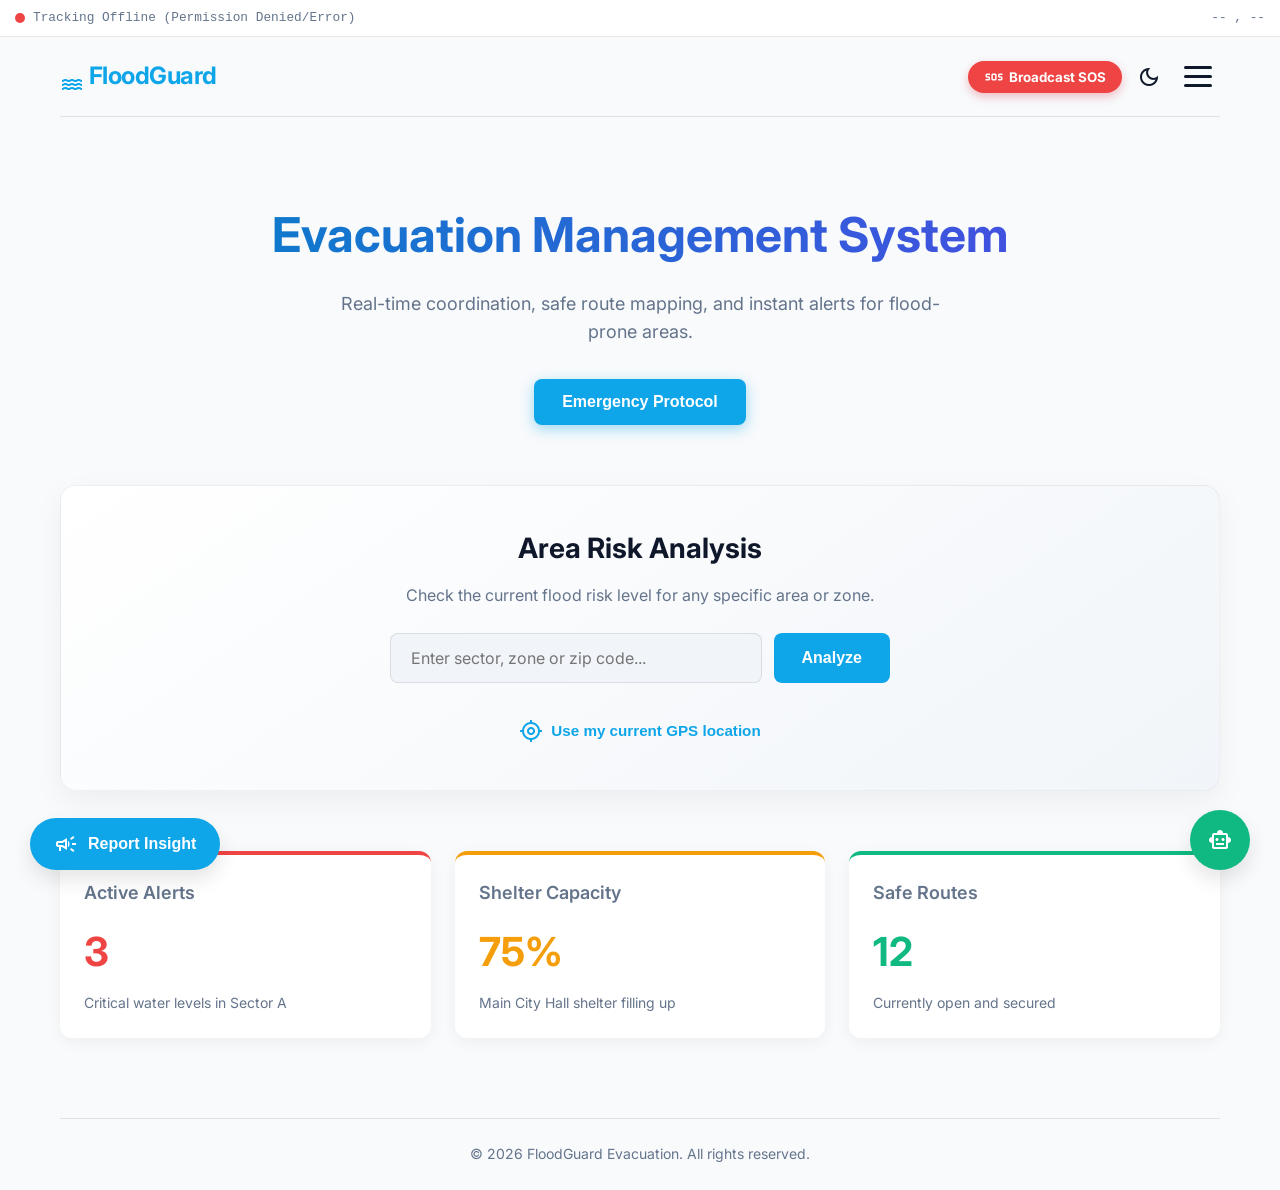
<file: index.html>
<!DOCTYPE html>
<html lang="en">
<head>
  <meta charset="UTF-8">
  <meta name="viewport" content="width=device-width, initial-scale=1.0">
  <title>FloodGuard Evacuation</title>
  <meta name="description" content="FloodGuard Evacuation - Optimizing and managing evacuation processes in flood-prone risk areas.">
  <link rel="preconnect" href="https://fonts.googleapis.com">
  <link rel="preconnect" href="https://fonts.gstatic.com" crossorigin>
  <link href="https://fonts.googleapis.com/css2?family=Inter:wght@300;400;600;700&display=swap" rel="stylesheet">
  <link rel="stylesheet" href="https://fonts.googleapis.com/css2?family=Material+Symbols+Outlined:opsz,wght,FILL,GRAD@24,400,0,0" />
  <link rel="stylesheet" href="styles.css">
</head>
<body>
  <div class="app-container">
    <header class="header">
      <div class="logo">
        <h1><span class="material-symbols-outlined" style="vertical-align: bottom; font-size: inherit;">water</span> FloodGuard</h1>
      </div>
      <div class="menu-container" style="display: flex; align-items: center;">
        <button class="theme-toggle" id="theme-toggle" aria-label="Toggle Theme"><span class="material-symbols-outlined">dark_mode</span></button>
        <button class="hamburger" aria-label="Toggle menu" id="hamburger-btn">
          <span></span>
          <span></span>
          <span></span>
        </button>
        <nav class="main-nav" id="main-nav">
          <ul>
            <li><a href="index.html" class="active">Dashboard</a></li>
            <li><a href="map.html">Evacuation Map</a></li>
            <li><a href="alerts.html">Alerts</a></li>
            <li><a href="shelters.html">Shelters</a></li>
          </ul>
        </nav>
      </div>
    </header>

    <main class="main-content">
      <section class="hero-section">
        <h2>Evacuation Management System</h2>
        <p>Real-time coordination, safe route mapping, and instant alerts for flood-prone areas.</p>
        <button class="btn-primary" aria-label="Trigger Emergency Protocol">Emergency Protocol</button>
      </section>

      <section class="analysis-section" id="analysis">
        <div class="analysis-card">
          <h3>Area Risk Analysis</h3>
          <p>Check the current flood risk level for any specific area or zone.</p>
          <form class="analysis-form" id="analysis-form">
            <input type="text" id="area-input" placeholder="Enter sector, zone or zip code..." required>
            <button type="submit" class="btn-analyze">Analyze</button>
          </form>
          <button class="btn-gps" id="btn-gps" type="button">
            <span class="material-symbols-outlined" style="vertical-align: middle;">my_location</span> Use my current GPS location
          </button>
          <div class="analysis-result" id="analysis-result" hidden>
            <div class="result-status" id="result-status">
              <!-- Dynamic status injected here -->
            </div>
            <a href="map.html" class="btn-outline-primary" id="view-map-btn">View Secure Areas on Map</a>
          </div>
        </div>
      </section>

      <section class="status-grid">
        <div class="status-card danger">
          <h3>Active Alerts</h3>
          <p class="status-value">3</p>
          <p class="status-desc">Critical water levels in Sector A</p>
        </div>
        <div class="status-card warning">
          <h3>Shelter Capacity</h3>
          <p class="status-value">75%</p>
          <p class="status-desc">Main City Hall shelter filling up</p>
        </div>
        <div class="status-card safe">
          <h3>Safe Routes</h3>
          <p class="status-value">12</p>
          <p class="status-desc">Currently open and secured</p>
        </div>
      </section>
    </main>

    <footer class="footer">
      <p>&copy; 2026 FloodGuard Evacuation. All rights reserved.</p>
    </footer>
  </div>

  <script src="app.js"></script>
</body>
</html>
</file>
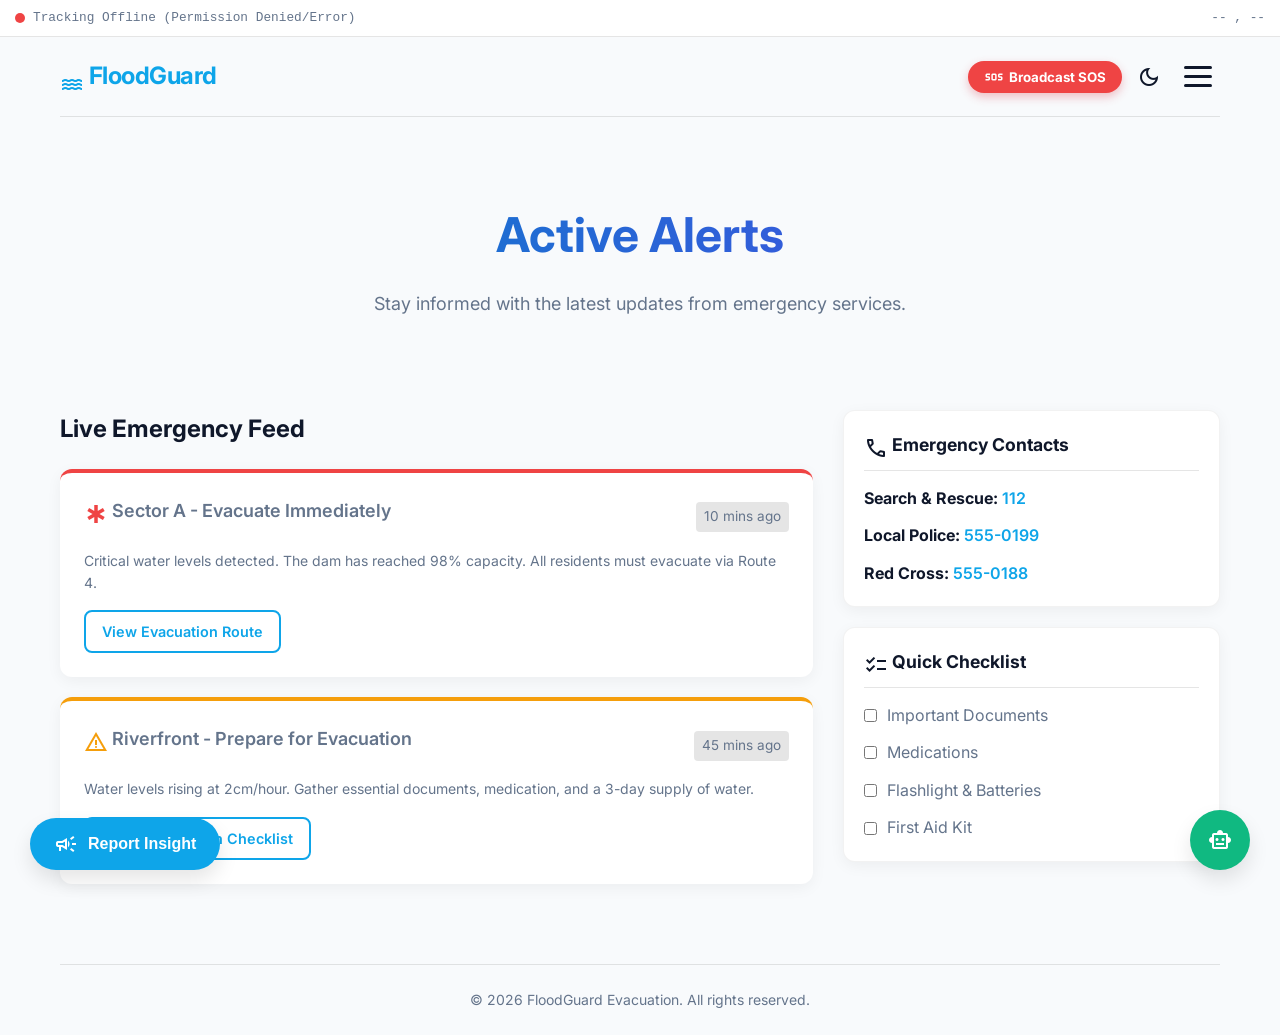
<file: alerts.html>
<!DOCTYPE html>
<html lang="en">
<head>
  <meta charset="UTF-8">
  <meta name="viewport" content="width=device-width, initial-scale=1.0">
  <title>Alerts | FloodGuard Evacuation</title>
  <meta name="description" content="Real-time alerts for FloodGuard.">
  <link rel="preconnect" href="https://fonts.googleapis.com">
  <link rel="preconnect" href="https://fonts.gstatic.com" crossorigin>
  <link href="https://fonts.googleapis.com/css2?family=Inter:wght@300;400;600;700&display=swap" rel="stylesheet">
  <link rel="stylesheet" href="https://fonts.googleapis.com/css2?family=Material+Symbols+Outlined:opsz,wght,FILL,GRAD@24,400,0,0" />
  <link rel="stylesheet" href="styles.css">
</head>
<body>
  <div class="app-container">
    <header class="header">
      <div class="logo">
        <h1><span class="material-symbols-outlined" style="vertical-align: bottom; font-size: inherit;">water</span> FloodGuard</h1>
      </div>
      <div class="menu-container" style="display: flex; align-items: center;">
        <button class="theme-toggle" id="theme-toggle" aria-label="Toggle Theme"><span class="material-symbols-outlined">dark_mode</span></button>
        <button class="hamburger" aria-label="Toggle menu" id="hamburger-btn">
          <span></span>
          <span></span>
          <span></span>
        </button>
        <nav class="main-nav" id="main-nav">
          <ul>
            <li><a href="index.html">Dashboard</a></li>
            <li><a href="map.html">Evacuation Map</a></li>
            <li><a href="alerts.html" class="active">Alerts</a></li>
            <li><a href="shelters.html">Shelters</a></li>
          </ul>
        </nav>
      </div>
    </header>

    <main class="main-content">
      <section class="hero-section">
        <h2>Active Alerts</h2>
        <p>Stay informed with the latest updates from emergency services.</p>
      </section>
      
      <div class="two-column-layout">
        <div class="main-column">
          <h3 class="section-title">Live Emergency Feed</h3>
          <div class="status-card danger feed-card">
            <div class="card-header-flex">
              <h3><span class="material-symbols-outlined" style="vertical-align: bottom; color: var(--danger);">emergency</span> Sector A - Evacuate Immediately</h3>
              <span class="time-stamp">10 mins ago</span>
            </div>
            <p class="status-desc">Critical water levels detected. The dam has reached 98% capacity. All residents must evacuate via Route 4.</p>
            <div class="action-links">
              <a href="map.html" class="btn-outline-primary btn-small">View Evacuation Route</a>
            </div>
          </div>
          
          <div class="status-card warning feed-card">
            <div class="card-header-flex">
              <h3><span class="material-symbols-outlined" style="vertical-align: bottom; color: var(--warning);">warning</span> Riverfront - Prepare for Evacuation</h3>
              <span class="time-stamp">45 mins ago</span>
            </div>
            <p class="status-desc">Water levels rising at 2cm/hour. Gather essential documents, medication, and a 3-day supply of water.</p>
            <div class="action-links">
              <a href="#" class="btn-outline-primary btn-small">View Preparation Checklist</a>
            </div>
          </div>
        </div>
        
        <aside class="side-column">
          <div class="info-widget">
            <h3><span class="material-symbols-outlined" style="vertical-align: bottom;">call</span> Emergency Contacts</h3>
            <ul class="contact-list">
              <li><strong>Search & Rescue:</strong> <a href="tel:112">112</a></li>
              <li><strong>Local Police:</strong> <a href="tel:5550199">555-0199</a></li>
              <li><strong>Red Cross:</strong> <a href="tel:5550188">555-0188</a></li>
            </ul>
          </div>
          
          <div class="info-widget">
            <h3><span class="material-symbols-outlined" style="vertical-align: bottom;">checklist</span> Quick Checklist</h3>
            <ul class="checklist">
              <li><input type="checkbox" id="c1"> <label for="c1">Important Documents</label></li>
              <li><input type="checkbox" id="c2"> <label for="c2">Medications</label></li>
              <li><input type="checkbox" id="c3"> <label for="c3">Flashlight & Batteries</label></li>
              <li><input type="checkbox" id="c4"> <label for="c4">First Aid Kit</label></li>
            </ul>
          </div>
        </aside>
      </div>
    </main>

    <footer class="footer">
      <p>&copy; 2026 FloodGuard Evacuation. All rights reserved.</p>
    </footer>
  </div>
  <script src="app.js"></script>
</body>
</html>
</file>
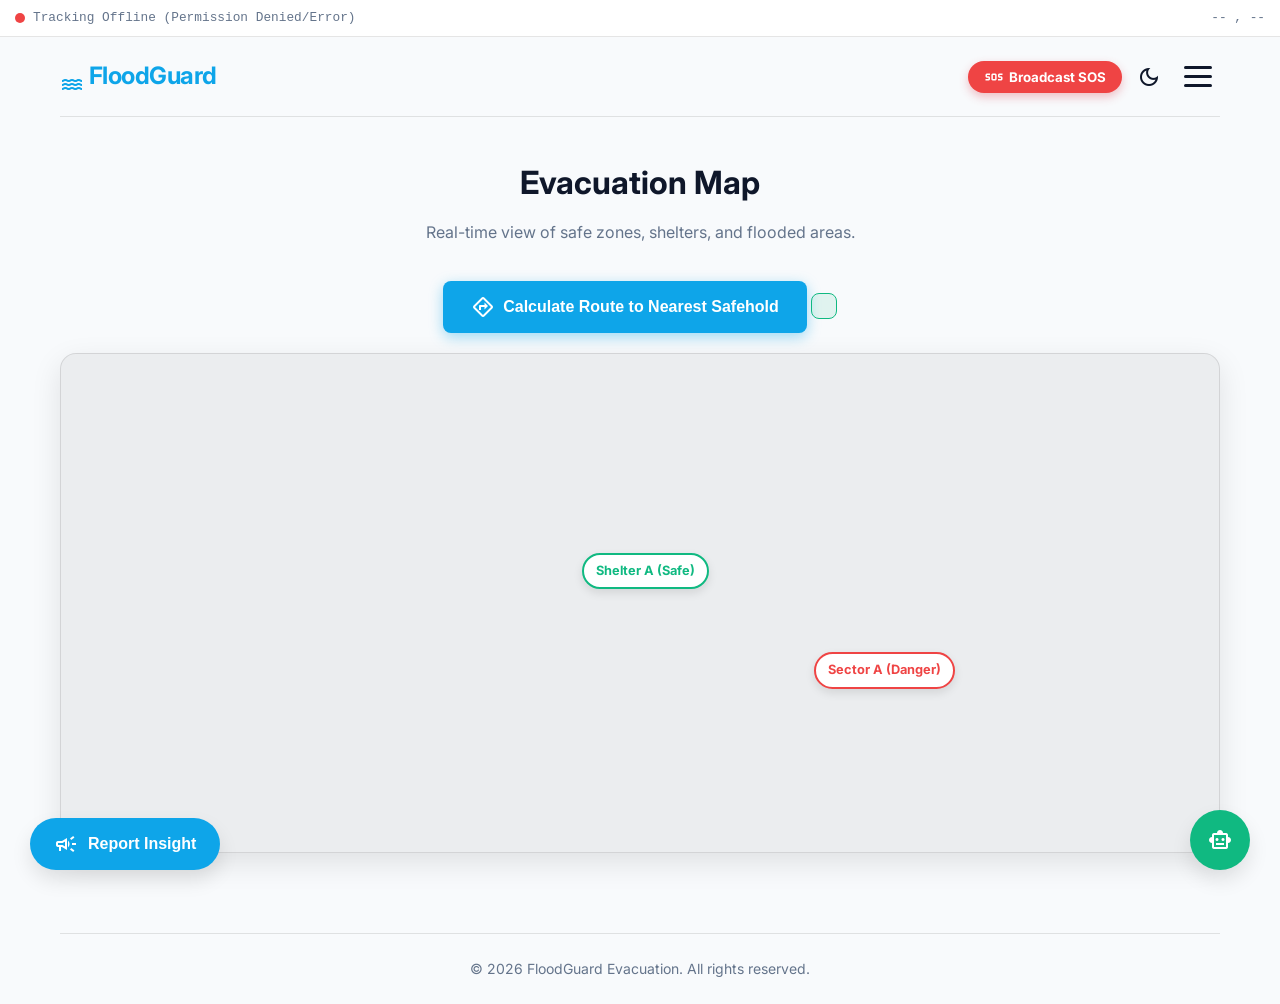
<file: map.html>
<!DOCTYPE html>
<html lang="en">
<head>
  <meta charset="UTF-8">
  <meta name="viewport" content="width=device-width, initial-scale=1.0">
  <title>Map | FloodGuard Evacuation</title>
  <meta name="description" content="Evacuation Map for FloodGuard.">
  <link rel="preconnect" href="https://fonts.googleapis.com">
  <link rel="preconnect" href="https://fonts.gstatic.com" crossorigin>
  <link href="https://fonts.googleapis.com/css2?family=Inter:wght@300;400;600;700&display=swap" rel="stylesheet">
  <link rel="stylesheet" href="https://fonts.googleapis.com/css2?family=Material+Symbols+Outlined:opsz,wght,FILL,GRAD@24,400,0,0" />
  <link rel="stylesheet" href="styles.css">
</head>
<body>
  <div class="app-container">
    <header class="header">
      <div class="logo">
        <h1><span class="material-symbols-outlined" style="vertical-align: bottom; font-size: inherit;">water</span> FloodGuard</h1>
      </div>
      <div class="menu-container" style="display: flex; align-items: center;">
        <button class="theme-toggle" id="theme-toggle" aria-label="Toggle Theme"><span class="material-symbols-outlined">dark_mode</span></button>
        <button class="hamburger" aria-label="Toggle menu" id="hamburger-btn">
          <span></span>
          <span></span>
          <span></span>
        </button>
        <nav class="main-nav" id="main-nav">
          <ul>
            <li><a href="index.html">Dashboard</a></li>
            <li><a href="map.html" class="active">Evacuation Map</a></li>
            <li><a href="alerts.html">Alerts</a></li>
            <li><a href="shelters.html">Shelters</a></li>
          </ul>
        </nav>
      </div>
    </header>

    <main class="main-content">
      <section class="map-section" id="map">
        <div class="map-header">
          <h2>Evacuation Map</h2>
          <p>Real-time view of safe zones, shelters, and flooded areas.</p>
        </div>
        
        <div class="route-controls">
          <button class="btn-primary" id="btn-calc-route" style="display: inline-flex; align-items: center; gap: 8px;">
            <span class="material-symbols-outlined">directions</span> Calculate Route to Nearest Safehold
          </button>
          <div id="route-result" class="route-result" hidden>
            <!-- Route feedback goes here -->
          </div>
        </div>

        <div class="map-container">
          <iframe 
            src="https://www.openstreetmap.org/export/embed.html?bbox=-9.2435%2C38.6946%2C-9.0988%2C38.7538&amp;layer=mapnik" 
            width="100%" 
            height="100%" 
            style="border:0;" 
            allowfullscreen="" 
            loading="lazy">
          </iframe>
          <div class="map-overlay">
            <span class="badge badge-safe">Shelter A (Safe)</span>
            <span class="badge badge-danger">Sector A (Danger)</span>
          </div>
        </div>
      </section>
    </main>

    <footer class="footer">
      <p>&copy; 2026 FloodGuard Evacuation. All rights reserved.</p>
    </footer>
  </div>
  <script src="app.js"></script>
</body>
</html>
</file>
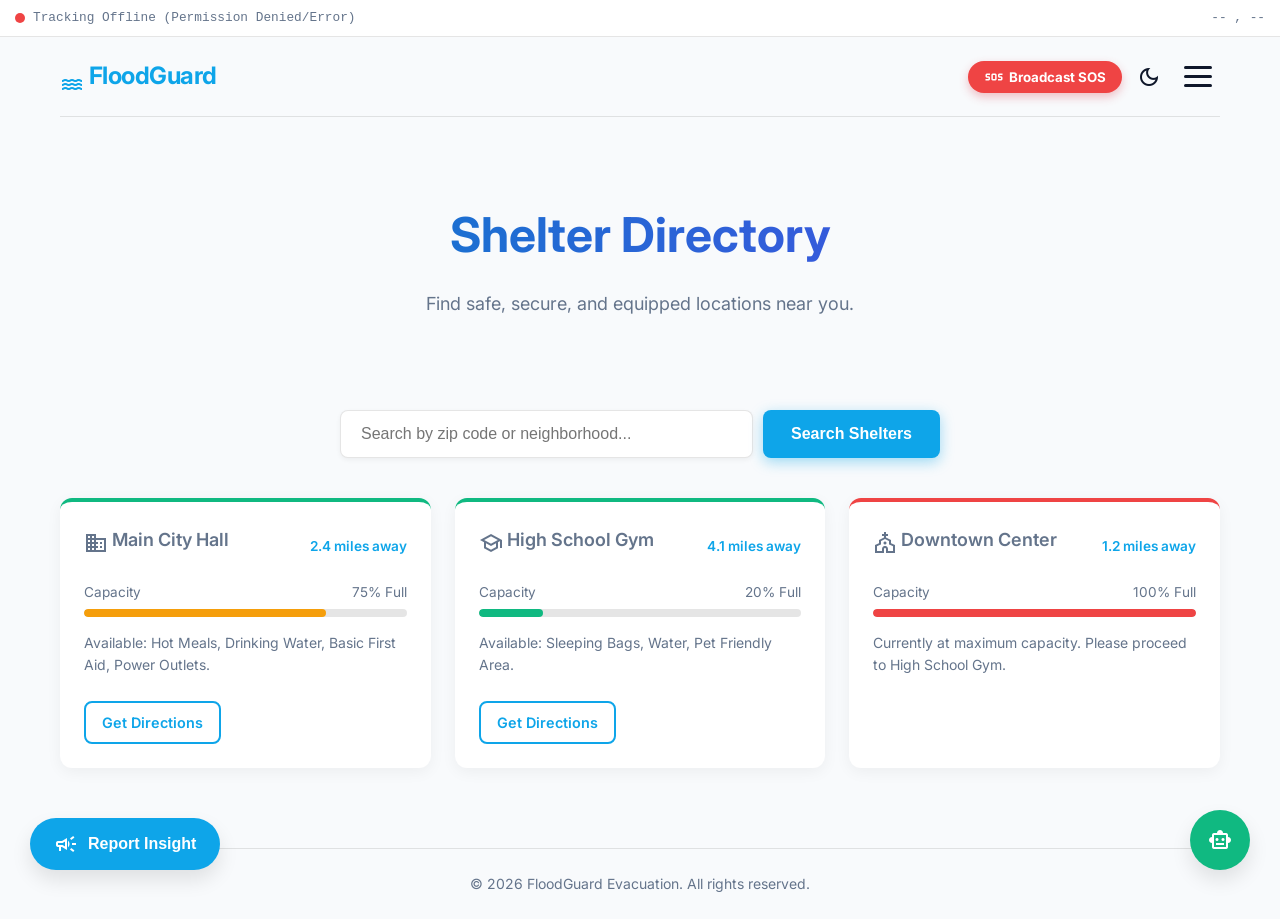
<file: shelters.html>
<!DOCTYPE html>
<html lang="en">
<head>
  <meta charset="UTF-8">
  <meta name="viewport" content="width=device-width, initial-scale=1.0">
  <title>Shelters | FloodGuard Evacuation</title>
  <meta name="description" content="Available shelters for FloodGuard.">
  <link rel="preconnect" href="https://fonts.googleapis.com">
  <link rel="preconnect" href="https://fonts.gstatic.com" crossorigin>
  <link href="https://fonts.googleapis.com/css2?family=Inter:wght@300;400;600;700&display=swap" rel="stylesheet">
  <link rel="stylesheet" href="https://fonts.googleapis.com/css2?family=Material+Symbols+Outlined:opsz,wght,FILL,GRAD@24,400,0,0" />
  <link rel="stylesheet" href="styles.css">
</head>
<body>
  <div class="app-container">
    <header class="header">
      <div class="logo">
        <h1><span class="material-symbols-outlined" style="vertical-align: bottom; font-size: inherit;">water</span> FloodGuard</h1>
      </div>
      <div class="menu-container" style="display: flex; align-items: center;">
        <button class="theme-toggle" id="theme-toggle" aria-label="Toggle Theme"><span class="material-symbols-outlined">dark_mode</span></button>
        <button class="hamburger" aria-label="Toggle menu" id="hamburger-btn">
          <span></span>
          <span></span>
          <span></span>
        </button>
        <nav class="main-nav" id="main-nav">
          <ul>
            <li><a href="index.html">Dashboard</a></li>
            <li><a href="map.html">Evacuation Map</a></li>
            <li><a href="alerts.html">Alerts</a></li>
            <li><a href="shelters.html" class="active">Shelters</a></li>
          </ul>
        </nav>
      </div>
    </header>

    <main class="main-content">
      <section class="hero-section">
        <h2>Shelter Directory</h2>
        <p>Find safe, secure, and equipped locations near you.</p>
      </section>
      
      <div class="search-bar-container">
        <input type="text" class="search-input" placeholder="Search by zip code or neighborhood...">
        <button class="btn-primary">Search Shelters</button>
      </div>

      <section class="status-grid">
        <div class="status-card safe shelter-card">
          <div class="shelter-header">
            <h3><span class="material-symbols-outlined" style="vertical-align: bottom;">business</span> Main City Hall</h3>
            <span class="distance">2.4 miles away</span>
          </div>
          <div class="capacity-bar-container">
            <div class="capacity-label">
              <span>Capacity</span>
              <span>75% Full</span>
            </div>
            <div class="capacity-bar">
              <div class="capacity-fill warning-bg" style="width: 75%;"></div>
            </div>
          </div>
          <p class="status-desc">Available: Hot Meals, Drinking Water, Basic First Aid, Power Outlets.</p>
          <div class="action-links mt-3">
            <a href="map.html" class="btn-outline-primary btn-small">Get Directions</a>
          </div>
        </div>

        <div class="status-card safe shelter-card">
          <div class="shelter-header">
            <h3><span class="material-symbols-outlined" style="vertical-align: bottom;">school</span> High School Gym</h3>
            <span class="distance">4.1 miles away</span>
          </div>
          <div class="capacity-bar-container">
            <div class="capacity-label">
              <span>Capacity</span>
              <span>20% Full</span>
            </div>
            <div class="capacity-bar">
              <div class="capacity-fill safe-bg" style="width: 20%;"></div>
            </div>
          </div>
          <p class="status-desc">Available: Sleeping Bags, Water, Pet Friendly Area.</p>
          <div class="action-links mt-3">
            <a href="map.html" class="btn-outline-primary btn-small">Get Directions</a>
          </div>
        </div>
        
        <div class="status-card danger shelter-card">
          <div class="shelter-header">
            <h3><span class="material-symbols-outlined" style="vertical-align: bottom;">church</span> Downtown Center</h3>
            <span class="distance">1.2 miles away</span>
          </div>
          <div class="capacity-bar-container">
            <div class="capacity-label">
              <span>Capacity</span>
              <span>100% Full</span>
            </div>
            <div class="capacity-bar">
              <div class="capacity-fill danger-bg" style="width: 100%;"></div>
            </div>
          </div>
          <p class="status-desc">Currently at maximum capacity. Please proceed to High School Gym.</p>
        </div>
      </section>
    </main>

    <footer class="footer">
      <p>&copy; 2026 FloodGuard Evacuation. All rights reserved.</p>
    </footer>
  </div>
  <script src="app.js"></script>
</body>
</html>
</file>
<file: styles.css>
html {
  scroll-behavior: smooth;
}

:root {
  --primary-color: #0ea5e9;
  --primary-hover: #0284c7;
  --bg-color: #0f172a;
  --card-bg: #1e293b;
  --text-main: #f8fafc;
  --text-muted: #94a3b8;
  --danger: #ef4444;
  --warning: #f59e0b;
  --safe: #10b981;
  --border-color: rgba(255, 255, 255, 0.1);
  --border-light: rgba(255, 255, 255, 0.05);
  --input-bg: rgba(0, 0, 0, 0.2);
  --shadow-color: rgba(0, 0, 0, 0.5);
  --shadow-light: rgba(0, 0, 0, 0.2);
  --modal-overlay: rgba(0, 0, 0, 0.6);
  --card-gradient: linear-gradient(145deg, rgba(30, 41, 59, 0.7), rgba(15, 23, 42, 0.4));
  --hero-text-gradient: linear-gradient(to right, #38bdf8, #818cf8);
}

[data-theme="light"] {
  --bg-color: #f8fafc;
  --card-bg: #ffffff;
  --text-main: #0f172a;
  --text-muted: #64748b;
  --border-color: rgba(0, 0, 0, 0.1);
  --border-light: rgba(0, 0, 0, 0.05);
  --input-bg: #f1f5f9;
  --shadow-color: rgba(0, 0, 0, 0.1);
  --shadow-light: rgba(0, 0, 0, 0.05);
  --modal-overlay: rgba(15, 23, 42, 0.4);
  --card-gradient: linear-gradient(145deg, #ffffff, #f1f5f9);
  --hero-text-gradient: linear-gradient(to right, #0284c7, #4f46e5);
}

.theme-toggle {
  background: none;
  border: none;
  color: var(--text-main);
  font-size: 1.25rem;
  cursor: pointer;
  margin-right: 15px;
  display: flex;
  align-items: center;
  transition: transform 0.3s ease;
}

.theme-toggle:hover {
  transform: scale(1.1);
}

* {
  margin: 0;
  padding: 0;
  box-sizing: border-box;
}

body {
  font-family: 'Inter', sans-serif;
  background-color: var(--bg-color);
  color: var(--text-main);
  line-height: 1.6;
}

.app-container {
  max-width: 1200px;
  margin: 0 auto;
  padding: 0 20px;
}

/* Header */
.header {
  display: flex;
  justify-content: space-between;
  align-items: center;
  padding: 20px 0;
  border-bottom: 1px solid var(--border-color);
}

.header h1 {
  font-size: 1.5rem;
  font-weight: 700;
  color: var(--primary-color);
  margin: 0;
  letter-spacing: -0.5px;
}

/* Live Tracking Bar */
.live-tracking-bar {
  background: var(--card-bg);
  color: var(--text-muted);
  font-size: 0.8rem;
  padding: 8px 15px;
  display: flex;
  justify-content: space-between;
  align-items: center;
  border-bottom: 1px solid var(--border-color);
  font-family: 'Courier New', Courier, monospace;
}
.live-tracking-bar .status {
  display: flex;
  align-items: center;
  gap: 8px;
}
.pulse-dot {
  width: 10px;
  height: 10px;
  background-color: var(--safe);
  border-radius: 50%;
  animation: pulse 1.5s infinite;
}

.menu-container {
  position: relative;
}

.hamburger {
  display: flex;
  flex-direction: column;
  gap: 6px;
  background: none;
  border: none;
  cursor: pointer;
  padding: 8px;
  z-index: 100;
}

.hamburger span {
  display: block;
  width: 28px;
  height: 3px;
  background-color: var(--text-main);
  border-radius: 2px;
  transition: all 0.3s ease;
}

.main-nav {
  position: absolute;
  top: 100%;
  right: 0;
  margin-top: 15px;
  background-color: var(--card-bg);
  border: 1px solid var(--border-color);
  border-radius: 12px;
  padding: 16px;
  min-width: 200px;
  box-shadow: 0 10px 30px var(--shadow-color);
  opacity: 0;
  visibility: hidden;
  transform: translateY(-10px);
  transition: all 0.3s ease;
  z-index: 99;
}

.main-nav.open {
  opacity: 1;
  visibility: visible;
  transform: translateY(0);
}

.main-nav ul {
  display: flex;
  flex-direction: column;
  list-style: none;
  gap: 16px;
}

.main-nav a {
  display: block;
  color: var(--text-muted);
  text-decoration: none;
  font-weight: 600;
  transition: color 0.3s ease;
  padding: 8px 12px;
  border-radius: 6px;
}

.main-nav a:hover,
.main-nav a.active {
  color: var(--text-main);
  background-color: var(--border-light);
}

/* Hamburger animation classes */
.hamburger.open span:nth-child(1) {
  transform: translateY(9px) rotate(45deg);
}
.hamburger.open span:nth-child(2) {
  opacity: 0;
}
.hamburger.open span:nth-child(3) {
  transform: translateY(-9px) rotate(-45deg);
}

/* Analysis Section */
.analysis-section {
  padding-bottom: 60px;
}

.analysis-card {
  background: var(--card-gradient);
  border: 1px solid var(--border-light);
  border-radius: 16px;
  padding: 40px;
  text-align: center;
  box-shadow: 0 10px 30px var(--shadow-light);
  backdrop-filter: blur(10px);
}

.analysis-card h3 {
  font-size: 1.75rem;
  font-weight: 700;
  margin-bottom: 12px;
  color: var(--text-main);
}

.analysis-card p {
  color: var(--text-muted);
  margin-bottom: 24px;
}

.analysis-form {
  display: flex;
  justify-content: center;
  gap: 12px;
  max-width: 500px;
  margin: 0 auto 24px auto;
  flex-wrap: wrap;
}

.analysis-form input {
  flex: 1;
  min-width: 200px;
  padding: 14px 20px;
  border-radius: 8px;
  border: 1px solid var(--border-color);
  background-color: var(--input-bg);
  color: var(--text-main);
  font-size: 1rem;
  font-family: inherit;
  outline: none;
  transition: border-color 0.3s ease;
}

.analysis-form input:focus {
  border-color: var(--primary-color);
}

.btn-analyze {
  background-color: var(--primary-color);
  color: white;
  border: none;
  padding: 14px 28px;
  font-size: 1rem;
  font-weight: 600;
  border-radius: 8px;
  cursor: pointer;
  transition: all 0.3s ease;
}

.btn-analyze:hover {
  background-color: var(--primary-hover);
}

.btn-gps {
  background: none;
  border: none;
  color: var(--primary-color);
  font-size: 0.95rem;
  font-weight: 600;
  cursor: pointer;
  margin-top: 12px;
  display: inline-flex;
  align-items: center;
  gap: 8px;
  transition: color 0.3s ease;
}

.btn-gps:hover {
  color: var(--text-main);
}

.analysis-result {
  margin-top: 30px;
  padding-top: 30px;
  border-top: 1px solid var(--border-color);
  animation: fadeIn 0.5s ease;
}

.result-status {
  margin-bottom: 24px;
  font-size: 1.25rem;
  font-weight: 600;
}

.result-status.danger { color: var(--danger); }
.result-status.safe { color: var(--safe); }
.result-status.warning { color: var(--warning); }

.btn-outline-primary {
  display: inline-block;
  background-color: transparent;
  color: var(--primary-color);
  border: 2px solid var(--primary-color);
  padding: 12px 24px;
  font-size: 1rem;
  font-weight: 600;
  border-radius: 8px;
  text-decoration: none;
  transition: all 0.3s ease;
}

.btn-outline-primary:hover {
  background-color: rgba(14, 165, 233, 0.1);
}

@keyframes fadeIn {
  from { opacity: 0; transform: translateY(-10px); }
  to { opacity: 1; transform: translateY(0); }
}

/* Map Section */
.map-section {
  padding: 40px 0 80px;
}

.map-header {
  text-align: center;
  margin-bottom: 32px;
}

.map-header h2 {
  font-size: 2rem;
  color: var(--text-main);
  margin-bottom: 12px;
}

.map-header p {
  color: var(--text-muted);
}

.map-container {
  width: 100%;
  height: 500px;
  border-radius: 16px;
  overflow: hidden;
  position: relative;
  border: 1px solid var(--border-color);
  box-shadow: 0 10px 30px var(--shadow-color);
  background-color: var(--border-light);
}

.map-overlay {
  position: absolute;
  top: 0;
  left: 0;
  width: 100%;
  height: 100%;
  pointer-events: none;
}

.badge {
  position: absolute;
  padding: 6px 12px;
  border-radius: 20px;
  font-size: 0.8rem;
  font-weight: 700;
  background: var(--card-bg);
  box-shadow: 0 4px 10px var(--shadow-color);
  backdrop-filter: blur(4px);
  border: 2px solid transparent;
}

.badge-safe {
  top: 40%;
  left: 45%;
  border-color: var(--safe);
  color: var(--safe);
}

.badge-danger {
  top: 60%;
  left: 65%;
  border-color: var(--danger);
  color: var(--danger);
}

/* Hero Section */
.hero-section {
  text-align: center;
  padding: 80px 0 60px;
}

.hero-section h2 {
  font-size: 3rem;
  font-weight: 700;
  margin-bottom: 16px;
  background: var(--hero-text-gradient);
  -webkit-background-clip: text;
  -webkit-text-fill-color: transparent;
}

.hero-section p {
  font-size: 1.125rem;
  color: var(--text-muted);
  max-width: 600px;
  margin: 0 auto 32px;
}

.btn-primary {
  background-color: var(--primary-color);
  color: white;
  border: none;
  padding: 14px 28px;
  font-size: 1rem;
  font-weight: 600;
  border-radius: 8px;
  cursor: pointer;
  transition: all 0.3s ease;
  box-shadow: 0 4px 14px 0 rgba(14, 165, 233, 0.39);
}

.btn-primary:hover {
  background-color: var(--primary-hover);
  transform: translateY(-2px);
  box-shadow: 0 6px 20px rgba(14, 165, 233, 0.23);
}

/* Status Grid */
.status-grid {
  display: grid;
  grid-template-columns: repeat(auto-fit, minmax(300px, 1fr));
  gap: 24px;
  padding-bottom: 80px;
}

.status-card {
  background-color: var(--card-bg);
  border-radius: 12px;
  padding: 24px;
  border-top: 4px solid;
  transition: transform 0.3s ease;
  box-shadow: 0 4px 15px var(--shadow-light);
}

.status-card:hover {
  transform: translateY(-5px);
}

.status-card.danger { border-color: var(--danger); }
.status-card.warning { border-color: var(--warning); }
.status-card.safe { border-color: var(--safe); }

.status-card h3 {
  font-size: 1.125rem;
  font-weight: 600;
  color: var(--text-muted);
  margin-bottom: 12px;
}

.status-value {
  font-size: 2.5rem;
  font-weight: 700;
  margin-bottom: 8px;
}

.status-card.danger .status-value { color: var(--danger); }
.status-card.warning .status-value { color: var(--warning); }
.status-card.safe .status-value { color: var(--safe); }

.status-desc {
  font-size: 0.875rem;
  color: var(--text-muted);
}

/* New Components (Alerts, Shelters, Map Controls) */
.two-column-layout {
  display: flex;
  gap: 30px;
  flex-wrap: wrap;
  padding-bottom: 60px;
}

.main-column {
  flex: 2;
  min-width: 300px;
}

.side-column {
  flex: 1;
  min-width: 250px;
  display: flex;
  flex-direction: column;
  gap: 20px;
}

.section-title {
  font-size: 1.5rem;
  margin-bottom: 20px;
  color: var(--text-main);
}

.feed-card {
  margin-bottom: 20px;
}

.card-header-flex {
  display: flex;
  justify-content: space-between;
  align-items: center;
  margin-bottom: 12px;
  flex-wrap: wrap;
  gap: 10px;
}

.time-stamp {
  font-size: 0.85rem;
  color: var(--text-muted);
  background: var(--border-color);
  padding: 4px 8px;
  border-radius: 4px;
}

.action-links {
  margin-top: 16px;
  display: flex;
  gap: 10px;
}

.btn-small {
  padding: 8px 16px;
  font-size: 0.9rem;
}

.info-widget {
  background-color: var(--card-bg);
  border-radius: 12px;
  padding: 20px;
  border: 1px solid var(--border-light);
  box-shadow: 0 4px 15px var(--shadow-light);
}

.info-widget h3 {
  font-size: 1.1rem;
  margin-bottom: 15px;
  color: var(--text-main);
  border-bottom: 1px solid var(--border-color);
  padding-bottom: 10px;
}

.contact-list, .checklist {
  list-style: none;
  display: flex;
  flex-direction: column;
  gap: 12px;
}

.contact-list a {
  color: var(--primary-color);
  text-decoration: none;
  font-weight: 600;
}

.checklist li {
  display: flex;
  align-items: center;
  gap: 10px;
  color: var(--text-muted);
}

/* Shelters UI */
.search-bar-container {
  display: flex;
  gap: 10px;
  max-width: 600px;
  margin: 0 auto 40px auto;
}

.search-input {
  flex: 1;
  padding: 14px 20px;
  border-radius: 8px;
  border: 1px solid var(--border-color);
  background-color: var(--card-bg);
  color: var(--text-main);
  font-size: 1rem;
  outline: none;
  box-shadow: 0 2px 5px var(--shadow-light);
}

.search-input:focus {
  border-color: var(--primary-color);
}

.shelter-card .shelter-header {
  display: flex;
  justify-content: space-between;
  align-items: center;
  margin-bottom: 15px;
}

.distance {
  font-size: 0.85rem;
  color: var(--primary-color);
  font-weight: 600;
}

.capacity-bar-container {
  margin-bottom: 15px;
}

.capacity-label {
  display: flex;
  justify-content: space-between;
  font-size: 0.85rem;
  color: var(--text-muted);
  margin-bottom: 5px;
}

.capacity-bar {
  height: 8px;
  background-color: var(--border-color);
  border-radius: 4px;
  overflow: hidden;
}

.capacity-fill {
  height: 100%;
  border-radius: 4px;
  transition: width 0.3s ease;
}

.warning-bg { background-color: var(--warning); }
.safe-bg { background-color: var(--safe); }
.danger-bg { background-color: var(--danger); }

/* Map UI */
.route-controls {
  text-align: center;
  margin-bottom: 20px;
}

.route-result {
  margin-top: 15px;
  padding: 12px;
  border-radius: 8px;
  background: rgba(16, 185, 129, 0.1);
  border: 1px solid var(--safe);
  color: var(--safe);
  display: inline-block;
  animation: fadeIn 0.5s ease;
}

.mt-3 {
  margin-top: 1.5rem;
}

/* Modal */
.modal-overlay {
  position: fixed;
  top: 0; left: 0; width: 100%; height: 100%;
  background: var(--modal-overlay);
  backdrop-filter: blur(4px);
  display: flex;
  justify-content: center;
  align-items: center;
  z-index: 1000;
  animation: fadeIn 0.3s;
}

.modal-content {
  background: var(--card-bg);
  border: 1px solid var(--border-color);
  border-radius: 12px;
  width: 90%;
  max-width: 500px;
  padding: 24px;
  box-shadow: 0 10px 40px var(--shadow-color);
  animation: slideUp 0.3s ease-out;
}

.modal-header {
  display: flex;
  justify-content: space-between;
  align-items: center;
  margin-bottom: 20px;
  border-bottom: 1px solid var(--border-color);
  padding-bottom: 10px;
}

.modal-header h2 {
  font-size: 1.5rem;
  color: var(--text-main);
}

.modal-close {
  background: none;
  border: none;
  color: var(--text-muted);
  font-size: 2rem;
  cursor: pointer;
  line-height: 1;
}

.modal-close:hover {
  color: var(--danger);
}

.modal-body {
  color: var(--text-main);
}

.modal-body ul {
  list-style: none;
  margin-top: 15px;
}

.modal-body li {
  margin-bottom: 10px;
  padding: 10px;
  background: var(--border-light);
  border-radius: 8px;
  display: flex;
  justify-content: space-between;
  align-items: center;
}

.modal-body a {
  color: var(--primary-color);
  font-weight: 600;
  text-decoration: none;
}

@keyframes slideUp {
  from { transform: translateY(20px); opacity: 0; }
  to { transform: translateY(0); opacity: 1; }
}

@keyframes pulse {
  0% { opacity: 1; }
  50% { opacity: 0.5; }
  100% { opacity: 1; }
}

/* Community Insight FAB */
.insight-fab {
  position: fixed;
  bottom: 30px;
  left: 30px;
  background-color: var(--primary-color);
  color: white;
  border: none;
  border-radius: 50px;
  padding: 14px 24px;
  font-size: 1rem;
  font-weight: 600;
  display: flex;
  align-items: center;
  gap: 10px;
  cursor: pointer;
  box-shadow: 0 10px 20px var(--shadow-color);
  z-index: 900;
  transition: all 0.3s ease;
}

.insight-fab:hover {
  background-color: var(--primary-hover);
  transform: translateY(-3px);
  box-shadow: 0 15px 25px var(--shadow-color);
}

/* Chatbot UI */
.chatbot-fab {
  position: fixed;
  bottom: 30px;
  right: 30px;
  background-color: var(--safe);
  color: white;
  border: none;
  border-radius: 50%;
  width: 60px;
  height: 60px;
  display: flex;
  justify-content: center;
  align-items: center;
  font-size: 1.5rem;
  cursor: pointer;
  box-shadow: 0 10px 20px var(--shadow-color);
  z-index: 1000;
  transition: all 0.3s ease;
}
.chatbot-fab:hover {
  transform: scale(1.1);
  box-shadow: 0 15px 25px var(--shadow-color);
}

.chatbot-window {
  position: fixed;
  bottom: 100px;
  right: 30px;
  width: 350px;
  height: 500px;
  background-color: var(--card-bg);
  border: 1px solid var(--border-color);
  border-radius: 16px;
  box-shadow: 0 10px 40px var(--shadow-color);
  z-index: 1000;
  display: flex;
  flex-direction: column;
  overflow: hidden;
  opacity: 0;
  visibility: hidden;
  transform: translateY(20px);
  transition: all 0.3s ease;
}
.chatbot-window.open {
  opacity: 1;
  visibility: visible;
  transform: translateY(0);
}

.chat-header {
  background: var(--card-gradient);
  padding: 16px;
  border-bottom: 1px solid var(--border-color);
  display: flex;
  justify-content: space-between;
  align-items: center;
}
.chat-header h3 {
  font-size: 1.1rem;
  color: var(--text-main);
  display: flex;
  align-items: center;
  gap: 8px;
}
.chat-close {
  background: none;
  border: none;
  color: var(--text-muted);
  font-size: 1.5rem;
  cursor: pointer;
  display: flex;
  align-items: center;
  justify-content: center;
}
.chat-close:hover { color: var(--danger); }

.chat-body {
  flex: 1;
  padding: 16px;
  overflow-y: auto;
  display: flex;
  flex-direction: column;
  gap: 12px;
}

.chat-message {
  max-width: 80%;
  padding: 10px 14px;
  border-radius: 12px;
  font-size: 0.95rem;
  line-height: 1.4;
}
.chat-message.bot {
  align-self: flex-start;
  background-color: var(--border-light);
  color: var(--text-main);
  border-bottom-left-radius: 2px;
}
.chat-message.user {
  align-self: flex-end;
  background-color: var(--primary-color);
  color: white;
  border-bottom-right-radius: 2px;
}

.chat-input-area {
  padding: 16px;
  border-top: 1px solid var(--border-color);
  display: flex;
  gap: 10px;
}
.chat-input {
  flex: 1;
  padding: 10px 14px;
  border-radius: 20px;
  border: 1px solid var(--border-color);
  background: var(--input-bg);
  color: var(--text-main);
  outline: none;
  font-family: inherit;
}
.chat-input:focus { border-color: var(--primary-color); }
.chat-send {
  background: var(--primary-color);
  color: white;
  border: none;
  border-radius: 50%;
  width: 40px;
  height: 40px;
  display: flex;
  justify-content: center;
  align-items: center;
  cursor: pointer;
  transition: background 0.3s ease;
}
.chat-send:hover {
  background: var(--primary-hover);
}

/* Footer */
.footer {
  text-align: center;
  padding: 24px 0;
  border-top: 1px solid var(--border-color);
  color: var(--text-muted);
  font-size: 0.875rem;
}
</file>
